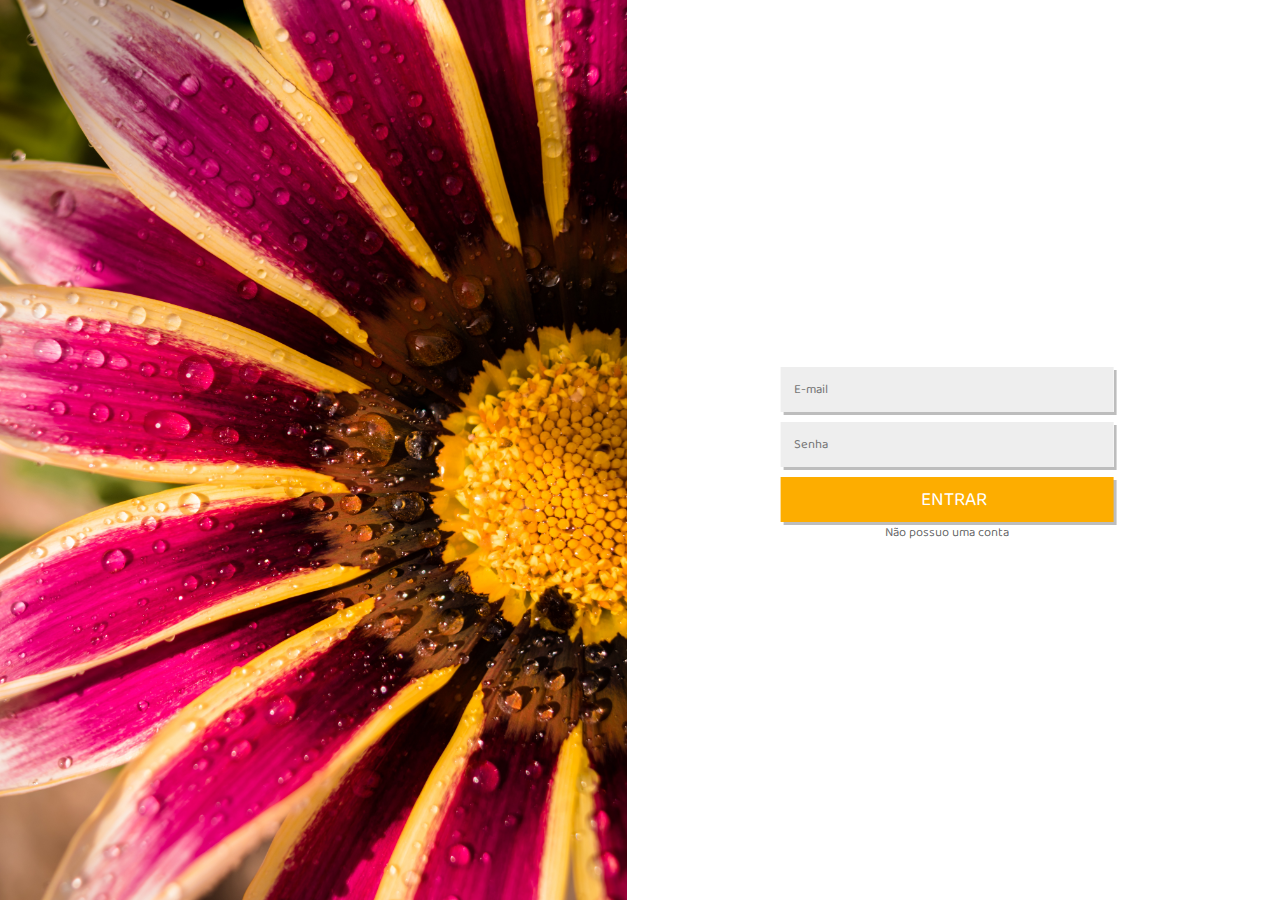
<file: html/index.html>
<!DOCTYPE html>
<html lang="pt-BR">
  <head>
    <meta charset="UTF-8" />
    <meta http-equiv="X-UA-Compatible" content="IE=edge" />
    <meta name="viewport" content="width=device-width, initial-scale=1.0" />
    <link rel="stylesheet" href="/style/loginScreen.css" />
    <link rel="preconnect" href="https://fonts.googleapis.com" />
    <link rel="preconnect" href="https://fonts.gstatic.com" crossorigin />
    <link
      href="https://fonts.googleapis.com/css2?family=Baloo+2&display=swap"
      rel="stylesheet"
    />

    <title>Login</title>
  </head>
  <body>
    <div class="container">
      <div class="imagem"></div>
      <div class="login">
        <form action="">
          <input type="email" placeholder="E-mail" />
          <input type="password" placeholder="Senha" />
          <input type="submit" value="ENTRAR" id="submit" />
        </form>
        <a href="/html/RegistrationScreen.html"
          ><span>Não possuo uma conta</span></a
        >
      </div>
    </div>
  </body>
</html>
</file>
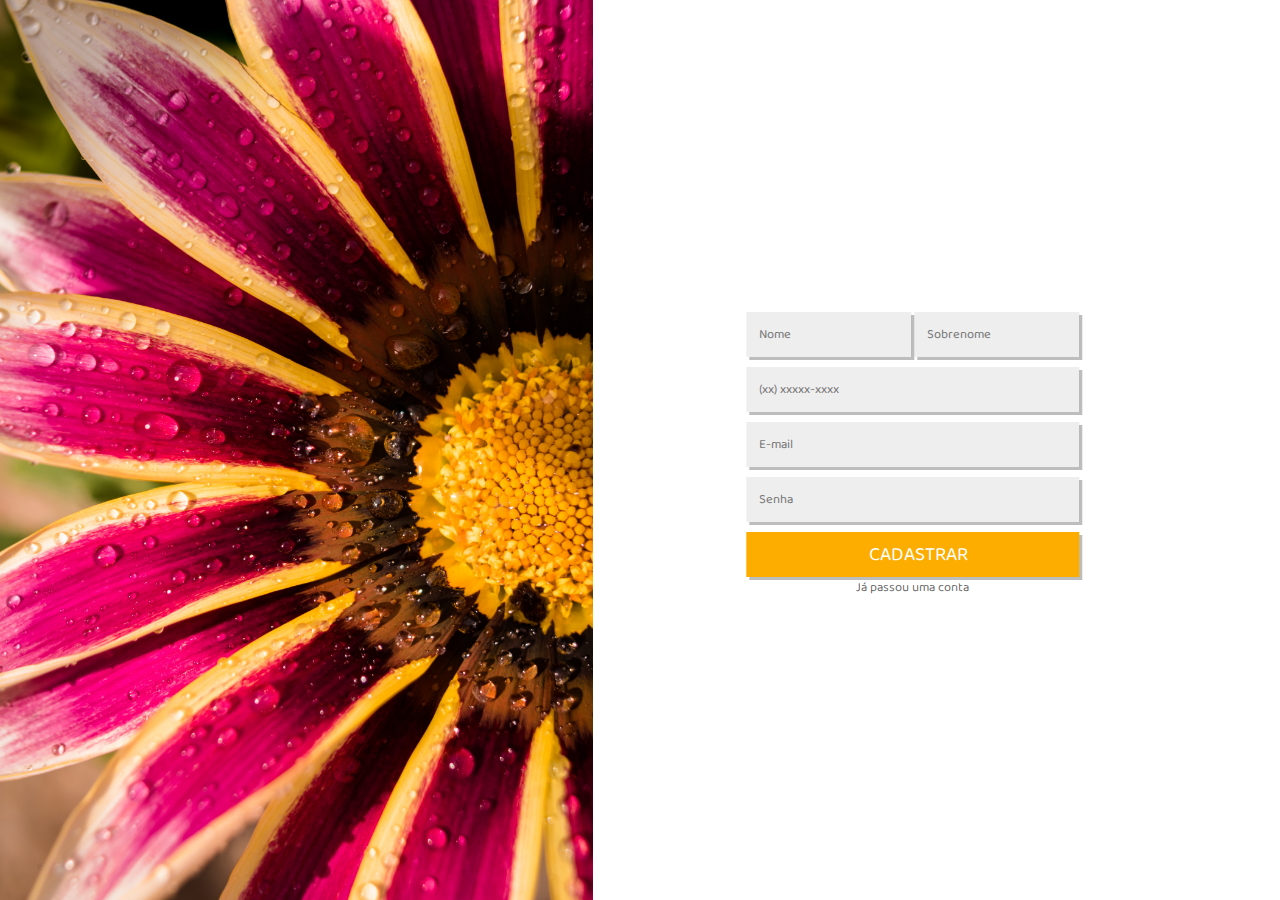
<file: html/RegistrationScreen.html>
<!DOCTYPE html>
<html lang="pt-BR">
  <head>
    <meta charset="UTF-8" />
    <meta http-equiv="X-UA-Compatible" content="IE=edge" />
    <meta name="viewport" content="width=device-width, initial-scale=1.0" />
    <link rel="stylesheet" href="/style/RegistrationScreen.css" />
    <link rel="preconnect" href="https://fonts.googleapis.com" />
    <link rel="preconnect" href="https://fonts.gstatic.com" crossorigin />
    <link
      href="https://fonts.googleapis.com/css2?family=Baloo+2&display=swap"
      rel="stylesheet"
    />

    <title>Cadastro</title>
  </head>
  <body>
    <div class="container">
      <div class="imagem_warren"></div>
      <div class="login">
        <form action="">
          <input type="text" name="name" id="name" placeholder="Nome" />
          <input
            type="text"
            name="sobrenome"
            id="sobrenome"
            placeholder="Sobrenome"
          />
          <input
            type="tel"
            id="telefone"
            required
            placeholder="(xx) xxxxx-xxxx"
          />
          <input type="email" name="email" id="email" placeholder="E-mail" />
          <input
            type="password"
            name="password"
            id="password"
            placeholder="Senha"
          />
          <input type="submit" value="CADASTRAR" id="submit" />
        </form>
        <a href="/html/index.html"><span>Já passou uma conta</span></a>
      </div>
    </div>
  </body>
</html>
</file>
<file: style/loginScreen.css>
* {
  margin: 0;
  padding: 0;
  font-family: "Baloo 2", cursive;
}
.container {
  display: flex;
  flex-direction: row;
  align-items: center;
}
.imagem {
  background-image: url(/assets/african-daisy-7230552.jpg);
  background-size: cover;
  background-position: center;
  width: 50%;
  height: 100vh;
}
.login {
  margin-left: 25%;
  transform: translate(-50%, 0);
  text-align: center;
  color: rgba(0, 0, 0, 0.623);
  font-size: 1vw;
}
.login form {
  display: flex;
  flex-direction: column;
}
input {
  width: 25vw;
  height: 5vh;
  border: none;
  margin-top: 10px;
  background-color: rgba(148, 147, 146, 0.158);
  font-size: 1vw;
  outline: none;
  box-shadow: 3px 3px rgba(0, 0, 0, 0.26);
  padding-left: 1vw;
}
#submit {
  background-color: #fdad00;
  color: white;
  font-size: 1.5vw;
  cursor: pointer;
  width: 26vw;
}
a {
  color: rgba(0, 0, 0, 0.623);
  text-decoration: none;
}
a:hover {
  text-decoration: underline;
}

@media screen and (max-width: 900px) {
  .container {
    flex-direction: column;
  }
  .imagem_warren {
    width: 100vw;
    height: 15vh;
  }
  .login {
    margin-left: 0;
    margin-top: 11rem;
    transform: translate(0, 0);
    font-size: 3vw;
  }
  input {
    width: 75vw;
    height: 8vw;
    font-size: 3vw;
    padding-left: 2vw;
  }
  #submit {
    font-size: 3vw;
    width: 77vw;
  }
}
</file>
<file: style/RegistrationScreen.css>
* {
  margin: 0;
  padding: 0;
  font-family: "Baloo 2", cursive;
}
.container {
  display: flex;
  flex-direction: row;
  align-items: center;
}
.imagem_warren {
  background-image: url(/assets/african-daisy-7230552.jpg);
  background-size: cover;
  background-position: center;
  width: 50%;
  height: 100vh;
}
.login {
  margin-left: 25%;
  transform: translate(-50%, 0);
  color: rgba(0, 0, 0, 0.623);
  text-align: center;
  font-size: 1vw;
}
.login form {
  max-width: 31vw;
}
input {
  width: 25vw;
  height: 5vh;
  border: none;
  margin-top: 10px;
  background-color: rgba(148, 147, 146, 0.158);
  font-size: 1vw;
  outline: none;
  box-shadow: 3px 3px rgba(0, 0, 0, 0.26);
  padding-left: 1vw;
}
#name {
  width: 11.9vw;
}
#sobrenome {
  width: 11.9vw;
}
#submit {
  background-color: #fdad00;
  color: white;
  font-size: 1.5vw;
  cursor: pointer;
  width: 26vw;
}
a {
  color: rgba(0, 0, 0, 0.623);
  text-decoration: none;
}
a:hover {
  text-decoration: underline;
}

@media screen and (max-width: 900px) {
  .container {
    flex-direction: column;
  }
  .imagem_warren {
    width: 100vw;
    height: 15vh;
  }
  .login {
    margin-left: 0;
    margin-top: 11rem;
    transform: translate(0, 0);
    font-size: 3vw;
  }
  .login form {
    max-width: 80vw;
  }
  input {
    height: 8vw;
    width: 75vw;
    font-size: 3vw;
    padding-left: 2vw;
  }
  #name {
    width: 36.3vw;
  }
  #sobrenome {
    width: 36.3vw;
  }
  #submit {
    font-size: 3vw;
    width: 77vw;
  }
}
</file>
